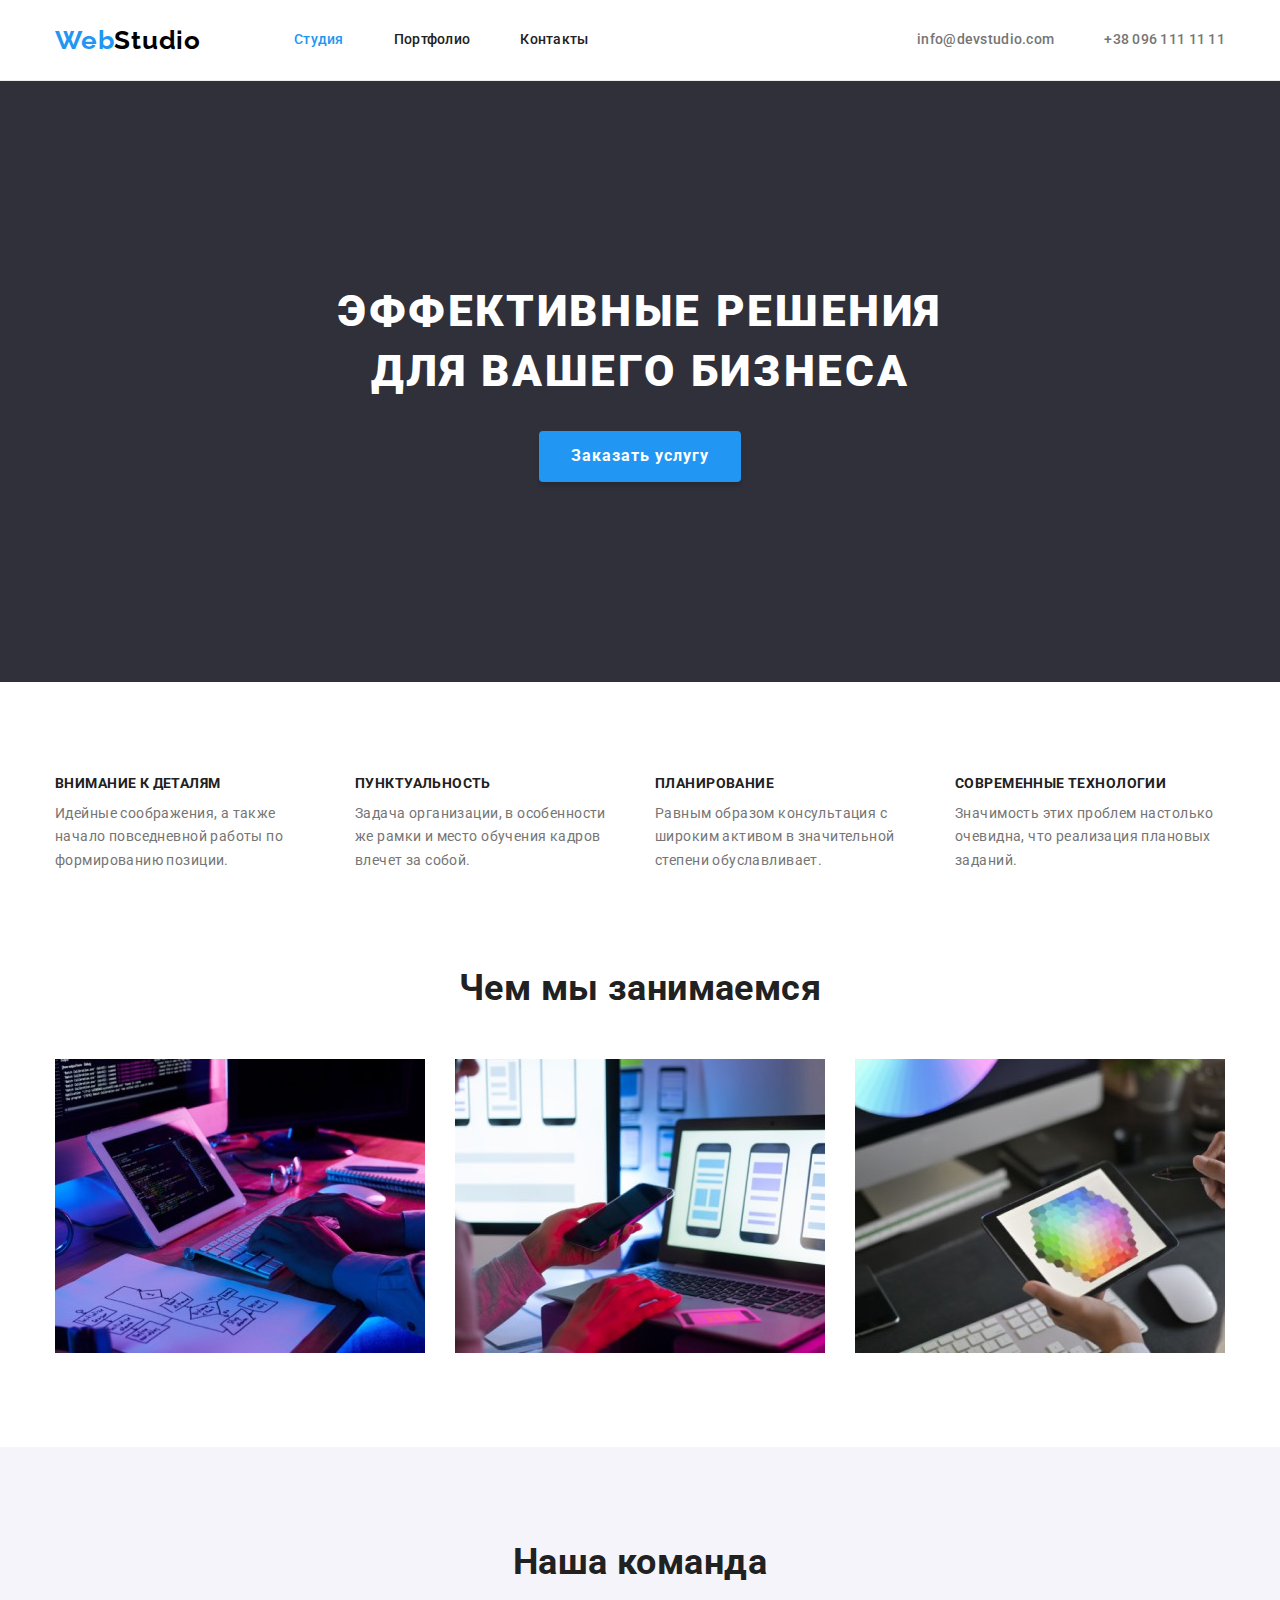
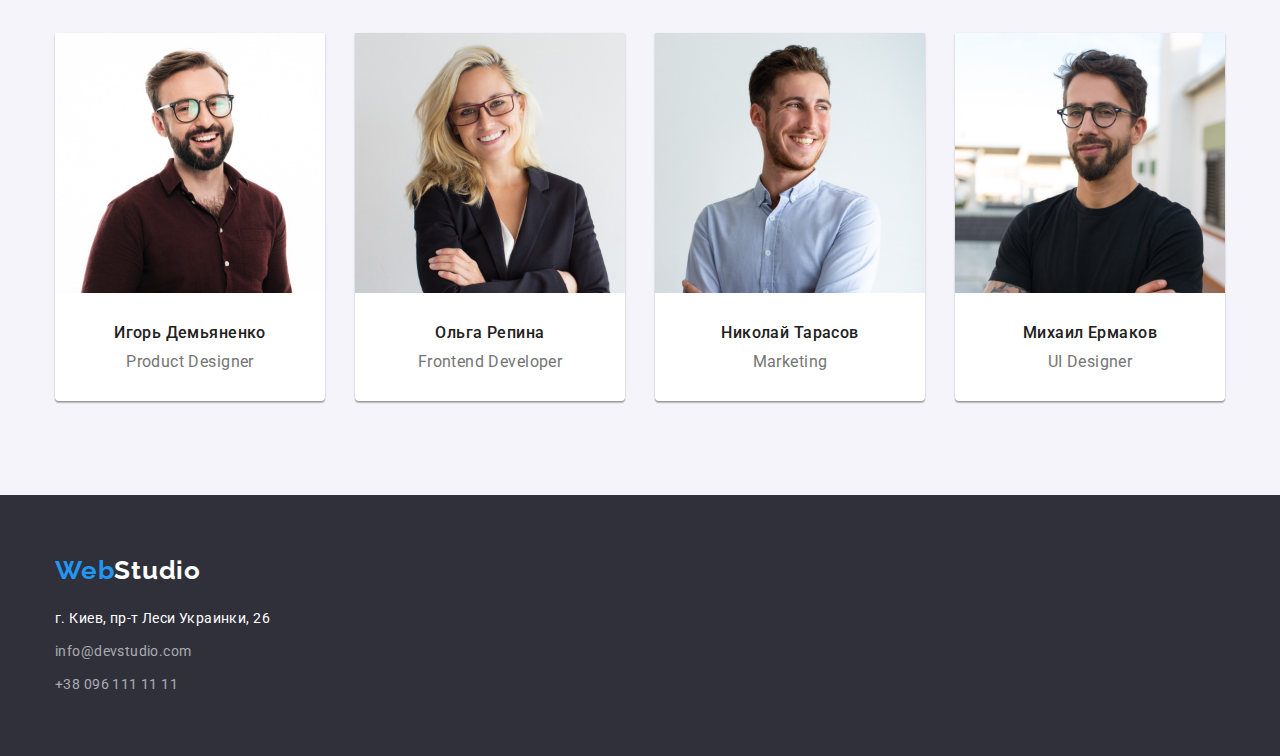
<file: index.html>
<!DOCTYPE html>
<html lang="ru">
    
<head>
    <meta charset="UTF-8">
    <meta http-equiv="X-UA-Compatible" content="IE=edge">
    <meta name="viewport" content="width=device-width, initial-scale=1.0">
    <title>WebStudio</title>
    <link rel="preconnect" href="https://fonts.googleapis.com">
    <link rel="preconnect" href="https://fonts.gstatic.com" crossorigin>
    <link 
        href="https://fonts.googleapis.com/css2?family=Raleway:wght@700&family=Roboto:wght@400;500;700;900&display=swap"
        rel="stylesheet">
    <link rel="stylesheet" href="https://cdnjs.cloudflare.com/ajax/libs/modern-normalize/1.1.0/modern-normalize.min.css">
    <link rel="stylesheet" href="./css/styles.css"> 
</head>

<body>

    <!--Шапка-->
    <header class="page-header">
        <div class="container header-items">
            <nav class="site-nav">
                <a href="/" class="logo">Web<span class="logo-addition">Studio</span></a>

                <ul class="nav list">
                    <li class="nav-item"><a href="/" class="link current">Студия</a></li>
                    <li class="nav-item"><a href="./portfolio.html" class="link">Портфолио</a></li>
                    <li class="nav-item"><a href="#" class="link">Контакты</a></li>
                </ul>
            </nav>

            <ul class="contacts list">
                <li class="contact-item"><a href="mailto:info@devstudio.com" class="mail link">info@devstudio.com</a></li>
                <li class="contact-item"><a href="tel:+380961111111" class="phone link">+38 096 111 11 11</a></li>
            </ul>
        </div>
    </header>

    <main>

        <!--Герой-->
        <section class="hero">
            <h1 class="hero-title">Эффективные решения для вашего бизнеса</h1>
            <button type="button" class="button primary">Заказать услугу</button>
        </section>

        <!--Особенности-->
        <section class="section-box">
           <div class="container">
                <h2 class="section-title visually-hidden">Наши особенности</h2>
                
                <ul class="features list">
                    <li class="feature-item">
                        <h3 class="title">Внимание к деталям</h3>
                        <p>
                            Идейные соображения, а также начало повседневной работы по формированию позиции.
                        </p>
                    </li>

                    <li class="feature-item">
                        <h3 class="title">Пунктуальность</h3>
                        <p>
                            Задача организации, в особенности же рамки и место обучения кадров влечет за собой.
                        </p>
                    </li>

                    <li class="feature-item">
                        <h3 class="title">Планирование</h3>
                        <p>
                            Равным образом консультация с широким активом в значительной степени обуславливает.
                        </p>
                    </li>

                    <li class="feature-item">
                        <h3 class="title">Современные технологии</h3>
                        <p>
                            Значимость этих проблем настолько очевидна, что реализация плановых заданий.
                        </p>
                    </li>
                </ul>
           </div>
        </section>

        <!--Род деятельности-->
        <section class="section-box no-padding-top">
            <div class="container">
                <h2 class="section-title">Чем мы занимаемся</h2>
                
                <ul class="gallery list">
                    <li class="gallery-item">
                        <img src="./images/img-box1.jpg" alt="Человек, работающий за компьютером над проектом" width="370" height="294">
                    </li>
                    
                    <li class="gallery-item">
                        <img src="./images/img-box2.jpg" alt="Человек, тестирующий макет сайта на телефоне" width="370" height="294">
                    </li>
                    
                    <li class="gallery-item">
                        <img src="./images/img-box3.jpg" alt="Человек, подбирающий палитру цветов на планшете" width="370" height="294">
                    </li>
                </ul>
            </div>
        </section>

        <!--Команда-->
        <section class="team section-box">
            <div class="container">
                <h2 class="section-title">Наша команда</h2>
                
                <ul class="team list">
                    <li class="team-item">
                        <img src="./images/img-team-card1.jpg" alt="Мужчина в очках" width="270" height="260">
                        <div class="card-content">
                            <h3 class="member title">Игорь Демьяненко</h3>
                            <p lang="en" class="member description">Product Designer</p>
                        </div>
                    </li>

                    <li class="team-item">
                        <img src="./images/img-team-card2.jpg" alt="Женщина в очках" width="270" height="260">
                        <div class="card-content">
                            <h3 class="member title">Ольга Репина</h3>
                            <p lang="en" class="member description">Frontend Developer</p>
                        </div>
                    </li>

                    <li class="team-item">
                        <img src="./images/img-team-card3.jpg" alt="Мужчина" width="270" height="260">
                        <div class="card-content">
                            <h3 class="member title">Николай Тарасов</h3>
                            <p lang="en" class="member description">Marketing</p>
                        </div>
                    </li>

                    <li class="team-item">
                        <img src="./images/img-team-card4.jpg" alt="Мужчина в очках" width="270" height="260">
                        <div class="card-content">
                            <h3 class="member title">Михаил Ермаков</h3>
                            <p lang="en" class="member description">UI Designer</p>
                        </div>
                    </li>
                </ul>
            </div>
        </section>

    </main>
    
    <!--Фурет-->
    <footer class="page-footer">
        <div class="container">
            <a href="/" class="logo">Web<span class="logo-addition">Studio</span></a>

            <address class="address">г. Киев, пр-т Леси Украинки, 26</address>
            <ul class="contacts list">
                <li><a href="mailto:info@devstudio.com" class="mail link">info@devstudio.com</a></li>
                <li><a href="tel:+380961111111" class="phone link">+38 096 111 11 11</a></li>
            </ul>
        </div>
    </footer>

</body>

</html>
</file>
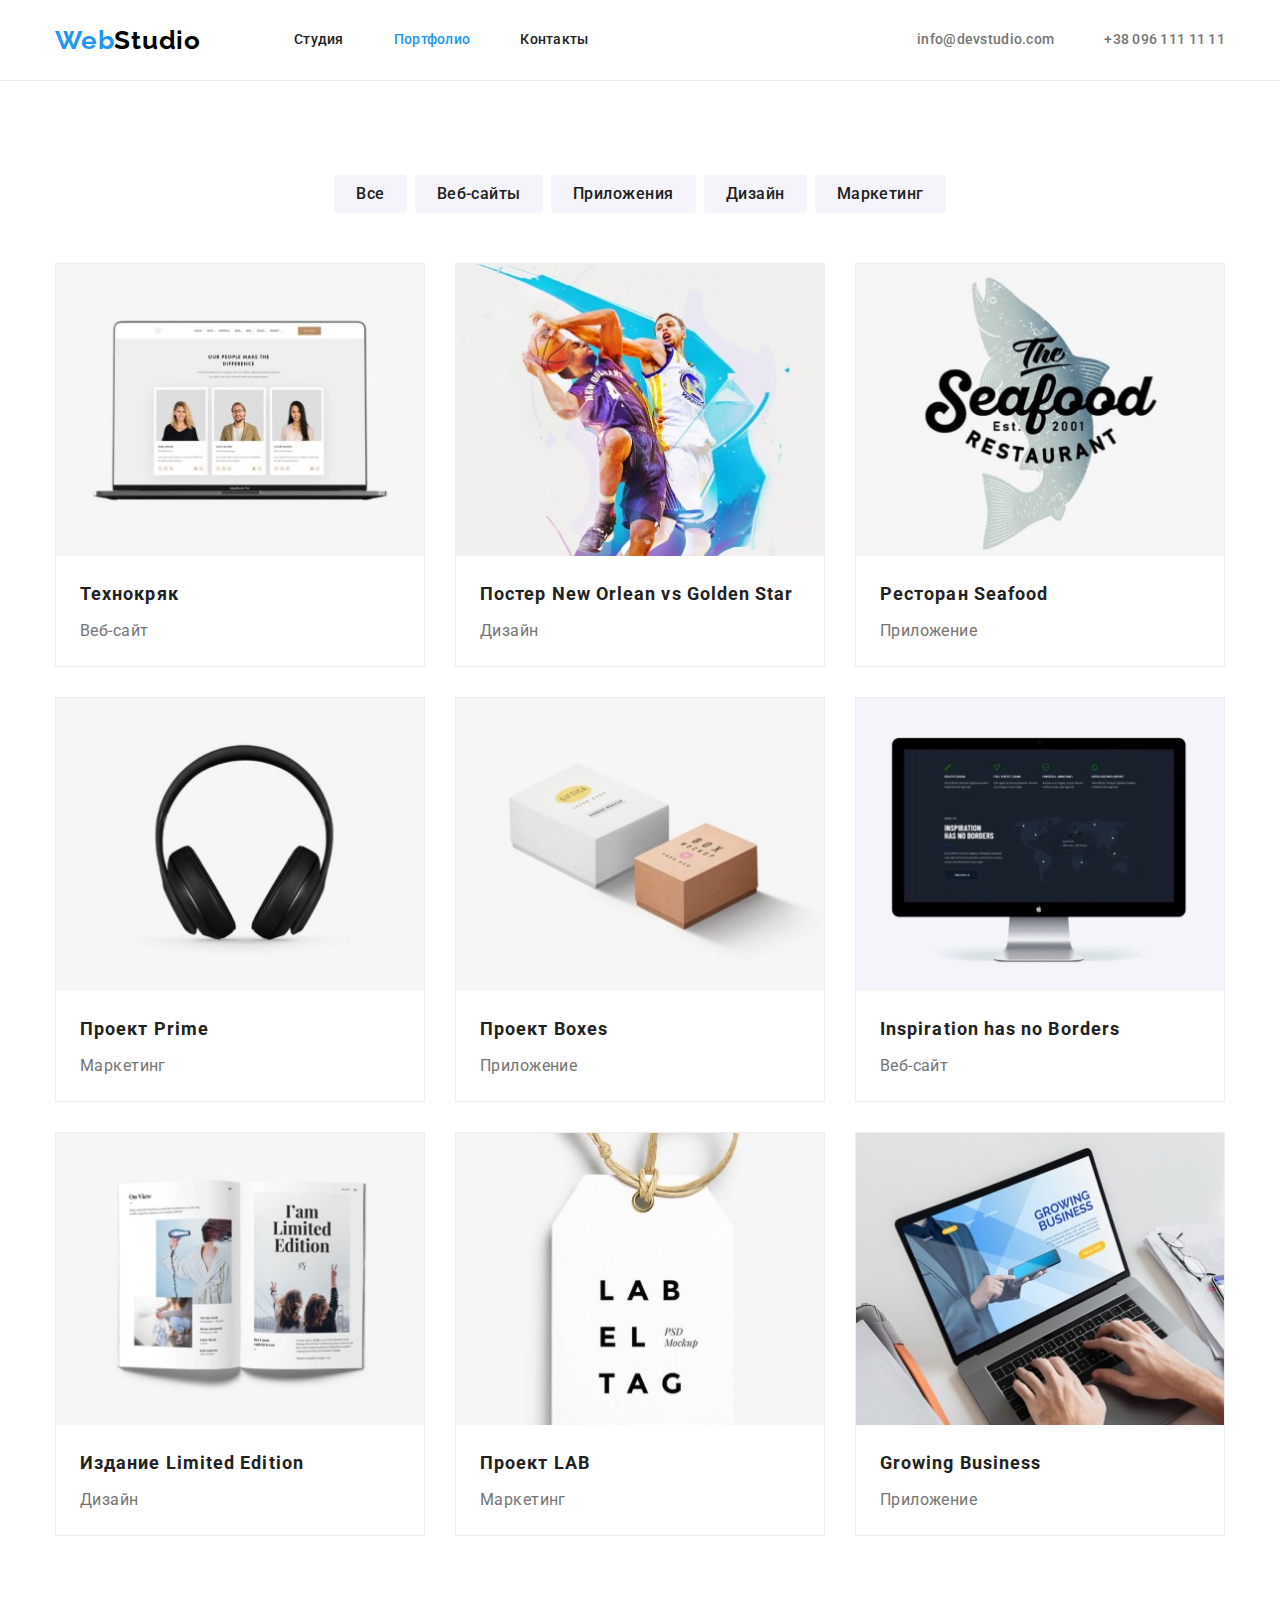
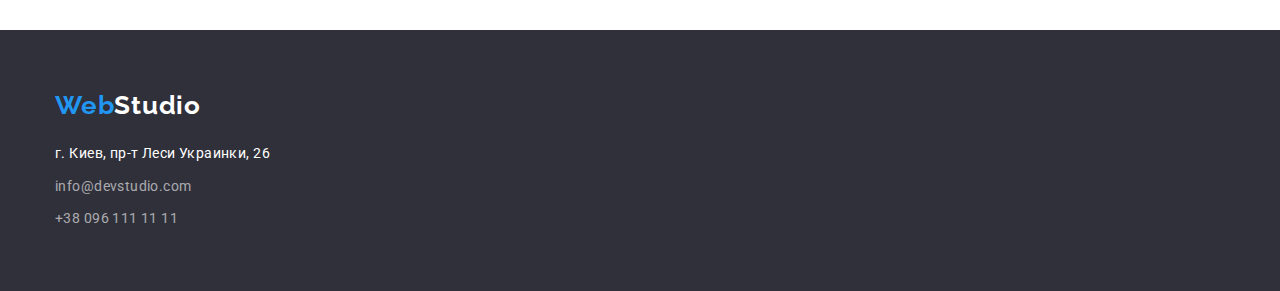
<file: portfolio.html>
<!DOCTYPE html>
<html lang="ru">

<head>
    <meta charset="UTF-8">
    <meta http-equiv="X-UA-Compatible" content="IE=edge">
    <meta name="viewport" content="width=device-width, initial-scale=1.0">
    <title>WebStudio</title>
    <link rel="preconnect" href="https://fonts.googleapis.com">
    <link rel="preconnect" href="https://fonts.gstatic.com" crossorigin>
    <link
        href="https://fonts.googleapis.com/css2?family=Raleway:wght@700&family=Roboto:wght@400;500;700;900&display=swap"
        rel="stylesheet">
    <link rel="stylesheet" href="https://cdnjs.cloudflare.com/ajax/libs/modern-normalize/1.1.0/modern-normalize.min.css">
    <link rel="stylesheet" href="./css/styles.css">
</head>

<body>

    <!--Шапка-->
    <header class="page-header">
        <div class="container header-items">
            <nav class="site-nav">
                <a href="/" class="logo">Web<span class="logo-addition">Studio</span></a>
        
                <ul class="nav list">
                    <li class="nav-item"><a href="/" class="link">Студия</a></li>
                    <li class="nav-item"><a href="./portfolio.html" class="link current">Портфолио</a></li>
                    <li class="nav-item"><a href="#" class="link">Контакты</a></li>
                </ul>
            </nav>
        
            <ul class="contacts list">
                <li class="contact-item"><a href="mailto:info@devstudio.com" class="mail link">info@devstudio.com</a></li>
                <li class="contact-item"><a href="tel:+380961111111" class="phone link">+38 096 111 11 11</a></li>
            </ul>
        </div>
    </header>

    <main>

        <!--Примеры работ-->
        <section class="section-box">
            <div class="container">
                <h1 class="section-title visually-hidden">Портфолио наших работ</h1>

                <!--Фильтр-->
                <ul class="filter list">
                    <li class="filter-item">
                        <button type="button" class="filter button">Все</button>
                    </li>

                    <li class="filter-item">
                        <button type="button" class="filter button">Веб-сайты</button>
                    </li>

                    <li class="filter-item">
                        <button type="button" class="filter button">Приложения</button>
                    </li>

                    <li class="filter-item">
                        <button type="button" class="filter button">Дизайн</button>
                    </li>

                    <li class="filter-item">
                        <button type="button" class="filter button">Маркетинг</button>
                    </li>
                </ul>

                <ul class="portfolio list">
                    <li class="portfolio-item">
                        <a href="#" class="link">
                            <img src="./images/project-img-1.jpg" alt="Ноутбук с открытой веб страницей" width="370" height="294">
                            <div class="card-content">
                                <h2 class="project title">Технокряк</h2>
                                <p class="filter-id">Веб-сайт</p>
                            </div>
                        </a>
                    </li>

                    <li class="portfolio-item">
                        <a href="#" class="link">
                            <img src="./images/project-img-2.jpg" alt="Два баскетболиста борются за мяч" width="370" height="294">
                            <div class="card-content">
                                <h2 class="project title">Постер New Orlean vs Golden Star</h2>
                                <p class="filter-id">Дизайн</p>
                            </div>
                        </a>
                    </li>

                    <li class="portfolio-item">
                        <a href="#" class="link">
                            <img src="./images/project-img-3.jpg" alt="Логотип ресторана с изображением рыбы" width="370" height="294">
                            <div class="card-content">
                                <h2 class="project title">Ресторан Seafood</h2>
                                <p class="filter-id">Приложение</p>
                            </div>
                        </a>
                    </li>

                    <li class="portfolio-item">
                        <a href="#" class="link">
                            <img src="./images/project-img-4.jpg" alt="Черные накладные наушники" width="370" height="294">
                            <div class="card-content">
                                <h2 class="project title">Проект Prime</h2>
                                <p class="filter-id">Маркетинг</p>
                            </div>
                        </a>
                    </li>

                    <li class="portfolio-item">
                        <a href="#" class="link">
                            <img src="./images/project-img-5.jpg" alt="Две бумажные коробки" width="370" height="294">
                            <div class="card-content">
                                <h2 class="project title">Проект Boxes</h2>
                                <p class="filter-id">Приложение</p>
                            </div>
                        </a>
                    </li>

                    <li class="portfolio-item">
                        <a href="#" class="link">
                            <img src="./images/project-img-6.jpg" alt="Экран с открытой веб страницей" width="370" height="294">
                            <div class="card-content">
                                <h2 lang="en" class="project title">Inspiration has no Borders</h2>
                                <p class="filter-id">Веб-сайт</p>
                            </div>
                        </a>
                    </li>

                    <li class="portfolio-item">
                        <a href="#" class="link">
                            <img src="./images/project-img-7.jpg" alt="Открытая книга" width="370" height="294">
                            <div class="card-content">
                                <h2 class="project title">Издание Limited Edition</h2>
                                <p class="filter-id">Дизайн</p>
                            </div>
                        </a>
                    </li>

                    <li class="portfolio-item">
                        <a href="#" class="link">
                            <img src="./images/project-img-8.jpg" alt="Бирка" width="370" height="294">
                            <div class="card-content">
                                <h2 class="project title">Проект LAB</h2>
                                <p class="filter-id">Маркетинг</p>
                            </div>
                        </a>
                    </li>

                    <li class="portfolio-item">
                        <a href="#" class="link">
                            <img src="./images/project-img-9.jpg" alt="Человек, работающий за ноутбуком" width="370" height="294">
                            <div class="card-content">
                                <h2 lang="en" class="project title">Growing Business</h2>
                                <p class="filter-id">Приложение</p>
                            </div>
                        </a>
                    </li>
                </ul>
            </div>
        </section> 

    </main>

    <!--Фурет-->
    <footer class="page-footer">
        <div class="container">
            <a href="/" class="logo">Web<span class="logo-addition">Studio</span></a>

            <address class="address">г. Киев, пр-т Леси Украинки, 26</address>
            <ul class="contacts list">
                <li><a href="mailto:info@devstudio.com" class="mail link">info@devstudio.com</a></li>
                <li><a href="tel:+380961111111" class="phone link">+38 096 111 11 11</a></li>
            </ul>
        </div>
    </footer>

</body>

</html>
</file>
<file: css/styles.css>
:root {
  --items-gap: 30px;

  --primary-text-color: #757575;
  --additional-text-color: rgba(255, 255, 255, 0.6);
  --title-text-color: #212121;
  --primary-white-color: #ffffff;
  --primary-black-color: #000000;
  --additional-color: #2196f3;
  --primary-bg-color: #f5f4fa;
  --secondary-bg-color: #2f303a;
}

/* Контейнер */
.container {
  margin-left: auto;
  margin-right: auto;
  width: 1200px;
  padding-left: 15px;
  padding-right: 15px;
}

/*Общее наследование*/
body {
  background-color: var(--primary-white-color);
  color: var(--primary-text-color);
  font-family: 'Roboto', sans-serif;
  font-weight: 400;
  font-size: 14px;
  line-height: 1.7;
  letter-spacing: 0.03em;
}

/* Картинки */
img {
  display: block;
  max-width: 100%;
  height: auto;
}

/*Ссылки*/
.link,
.logo {
  text-decoration: none;
}

/*Списки*/
.list {
  padding: 0;
  margin: 0;

  list-style: none;
}

/*Логотип*/
.logo {
  color: var(--additional-color);
  font-family: 'Raleway', sans-serif;
  font-weight: 700;
  font-size: 26px;
  line-height: 1.19;
  letter-spacing: 0.03em;
}

.logo-addition {
  color: var(--primary-black-color);
}

.page-footer .logo-addition {
  color: var(--primary-white-color);
}

/*Шапка*/
.page-header {
  border-bottom: 1px solid #ECECEC;

  background-color: var(--primary-white-color);
  font-weight: 500;
  line-height: 1.14;
  letter-spacing: 0.02em;
}

/*Навигация*/ 
.header-items {
  display: flex;
}

.site-nav,
.nav.list,
.page-header .contacts.list {
  display: flex;
  align-items: center;
}

.nav.list {
  margin-left: 93px;
}

.page-header .contacts.list {
  margin-left: auto;
}

.nav .nav-item:not(:last-child),
.contacts .contact-item:not(:last-child) {
  margin-right: 50px;
}

.nav .link {
  display: block;
  padding-top: 32px;
  padding-bottom: 32px;

  color: var(--title-text-color);
}

.contact-item .link {
  display: block;
  padding-top: 32px;
  padding-bottom: 32px;
}

.link.current {
  color: var(--additional-color);
}

.contacts .link {
  color: var(--primary-text-color);
}

.nav .link:hover,
.contacts .link:hover,
.nav .link:focus,
.contacts .link:focus {
  color: var(--additional-color);
}

/*Герой*/
.hero {
  padding-top: 200px;
  padding-bottom: 200px;

  background-color: var(--secondary-bg-color);
  text-align: center;
}

.hero-title {
  max-width: 696px;
  margin: 0 auto 30px;

  color: var(--primary-white-color);
  font-weight: 900;
  font-size: 44px;
  line-height: 1.37;
  letter-spacing: 0.06em;
  text-transform: uppercase;
}

/*Кнопки*/
.button {
  display: inline-block;
  border: 0;
  border-radius: 4px;

  cursor: pointer;
  font-family: inherit;
  font-size: 16px;
}

.button.primary {
  padding: 10px 32px;
  min-width: 200px;
  box-shadow: 0px 4px 4px rgba(0, 0, 0, 0.15);
  margin: 0 auto;
  
  background-color: var(--additional-color);
  color: var(--primary-white-color);
  font-weight: 700;
  line-height: 1.88;
  display: flex;
  align-items: center;
  letter-spacing: 0.06em;
}

.filter.button {
  padding: 6px 22px;

  background-color: var(--primary-bg-color);
  color: var(--title-text-color);
  font-weight: 500;
  line-height: 1.63;
  letter-spacing: 0.03em;
}

.filter.button:hover,
.filter.button:focus {
  box-shadow: 0px 3px 1px rgba(0, 0, 0, 0.1),
              0px 1px 2px rgba(0, 0, 0, 0.08),
              0px 2px 2px rgba(0, 0, 0, 0.12);

  background-color: var(--additional-color);
  color: var(--primary-white-color);
}

/*Текстовая часть*/
.section-box {
  padding-top: 94px;
  padding-bottom: 94px;
}

.section-box.no-padding-top {
  padding-top: 0;
}

.section-title {
  margin-top: 0;
  margin-bottom: 50px;

  color: var(--title-text-color);
  font-weight: 700;
  font-size: 36px;
  line-height: 1.17;
  text-align: center;
}

.features.list {
  display: flex;
  justify-content: space-around;
}

.feature-item {
  width: calc((100% - var(--items-gap) * 3) / 4);
}

.feature-item:not(:last-child) {
  margin-right: var(--items-gap);
}

.title {
  margin-top: 0;
  margin-bottom: 10px;

  color: var(--title-text-color);
  font-weight: 700;
  font-size: 14px;
  line-height: 1.14;
  text-transform: uppercase;
}

.features.list p {
  margin-top: 0;
  margin-bottom: 0;
}

/* Скрытый контент */
.visually-hidden {
  position: absolute;
  clip: rect(0 0 0 0);
  width: 1px;
  height: 1px;
  margin: -1px;
}

/* Чем занимаемся */
.gallery.list {
  display: flex;
  justify-content: space-around;
}

.gallery-item:not(:last-child) {
  margin-right: var(--items-gap);
}

/*Карточки команды*/
.team.list {
  display: flex;
  justify-content: space-around;
}

.team-item:not(:last-child) {
  margin-right: var(--items-gap);
}

.team-item {
  flex-basis: calc((100% - var(--items-gap) * 3) / 4);
  box-shadow: 0px 1px 3px rgba(0, 0, 0, 0.12),
              0px 1px 1px rgba(0, 0, 0, 0.14),
              0px 2px 1px rgba(0, 0, 0, 0.2);
  border: 0;
  border-radius: 0px 0px 4px 4px;
  overflow: hidden;

  background-color: var(--primary-white-color);
}

.team.section-box {
  background-color: var(--primary-bg-color);
}

.member {
  font-weight: 500;
  font-size: 16px;
  line-height: 1.19;
  text-align: center;
  text-transform: none;
}

.team-item .card-content {
  padding-top: 30px;
  padding-bottom: 30px;
}

.member.description {
  margin-top: 0;
  margin-bottom: 0;

  font-weight: 400;
}

/*Карточки портфолио*/
.filter.list {
  display: flex;
  justify-content: center;
  margin-bottom: 50px;
}

.filter-item:not(:last-child) {
  margin-right: 8px;
}

.portfolio.list {
  display: flex;
  flex-wrap: wrap;
}

.portfolio-item {
  flex-basis: calc((100% - var(--items-gap) * 2) / 3);
  margin-right: var(--items-gap);
  margin-bottom: var(--items-gap);
  overflow: hidden;

  border: 1px solid #EEEEEE;
}

.portfolio-item:nth-child(3n) {
  margin-right: 0;
}

.portfolio-item:nth-last-child(-n + 3) {
  margin-bottom: 0;
}

.portfolio-item .card-content {
  padding: 20px 24px;
}

.project.title {
  margin-bottom: 4px;

  font-size: 18px;
  line-height: 2;
  letter-spacing: 0.06em;
  text-transform: none;
}

.filter-id {
  margin-top: 0;
  margin-bottom: 0;

  color: var(--primary-text-color);
  font-size: 16px;
  line-height: 1.87;
}

/*Футер*/
.page-footer {
  padding-top: 60px;
  padding-bottom: 60px;

  background-color: var(--secondary-bg-color);
}

.address {
  margin-top: 20px;
  margin-bottom: 9px;

  color: var(--primary-white-color);
  font-style: inherit;
}

.page-footer .link {
  display: block;
  margin-bottom: 9px;

  color: var(--additional-text-color);
}

.page-footer .phone.link {
  margin-bottom: 0;
}
</file>
